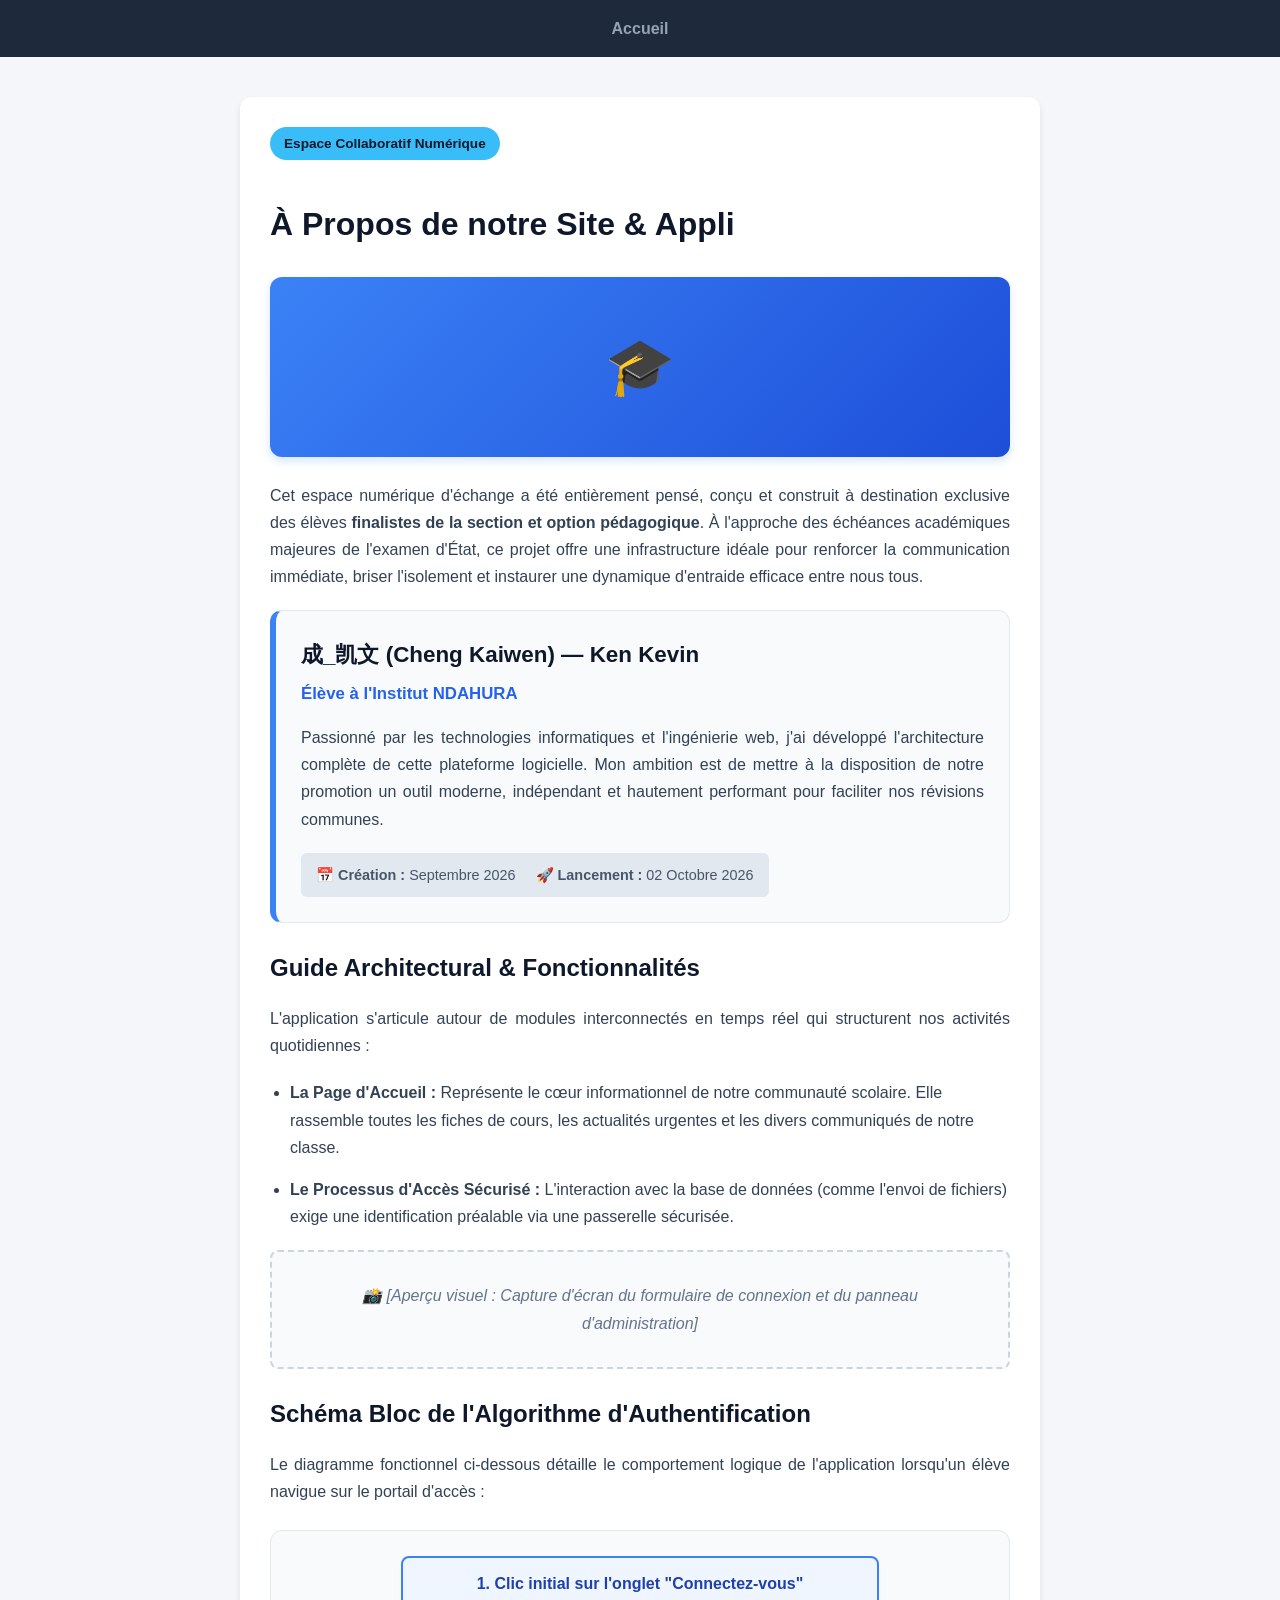
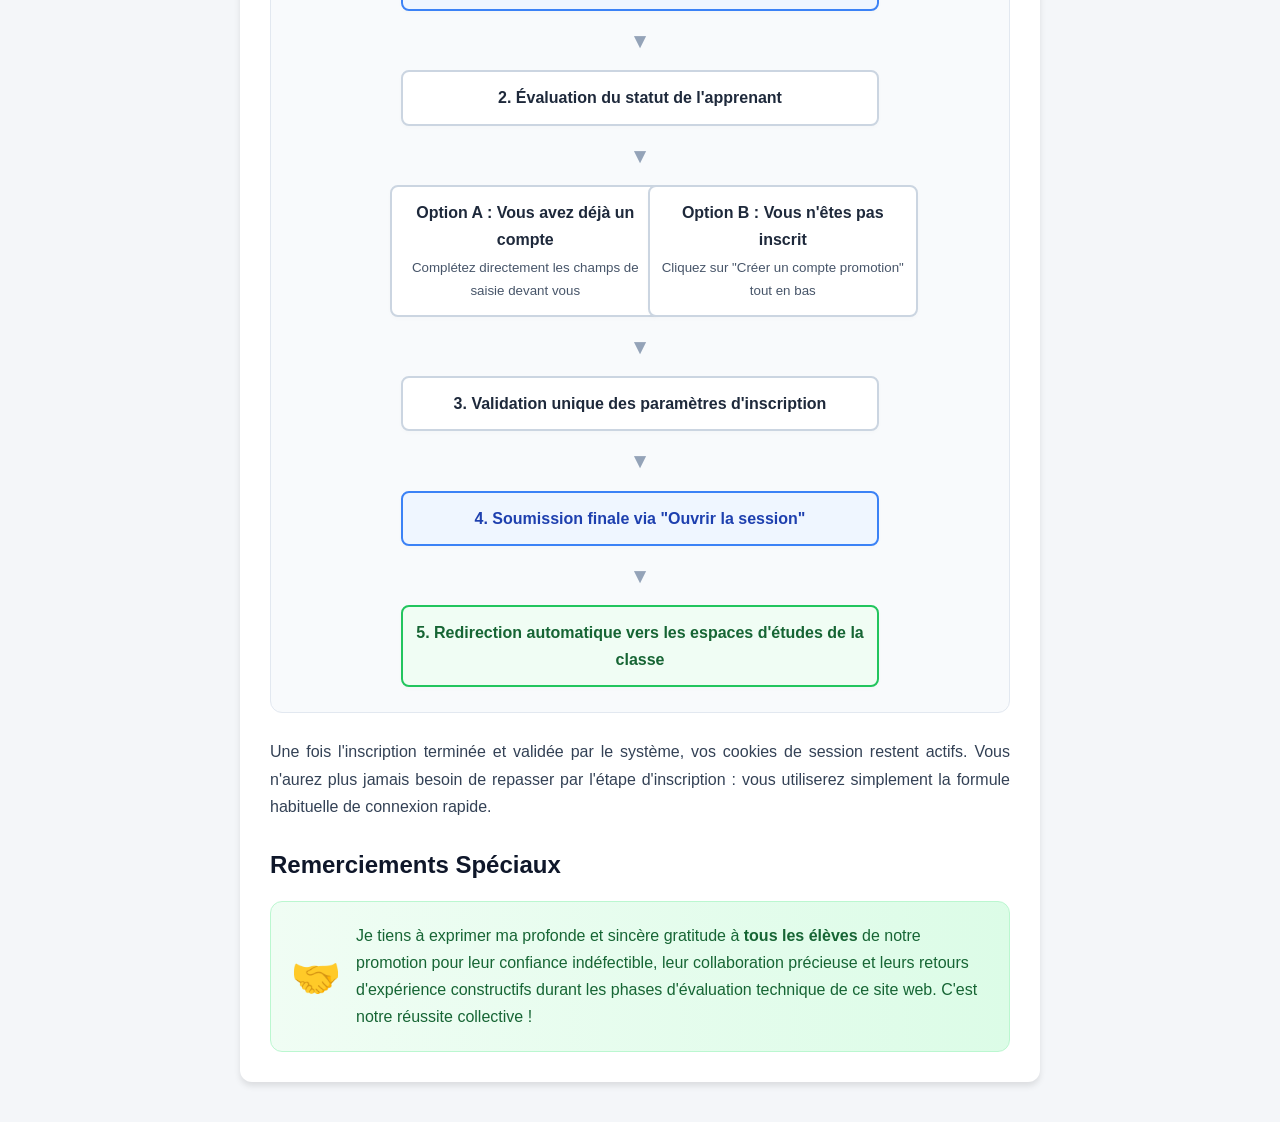
<file: apropos.html>
<!DOCTYPE html>
<html lang="fr">
<head>
    <meta charset="UTF-8">
    <meta name="viewport" content="width=device-width, initial-scale=1.0">
    <title>À Propos - Finalistes Pédagogie</title>
    <link rel="stylesheet" href="apropos.css">
</head>
<body>
    <nav>
        <a href="index.html">Accueil</a>
    </nav>

    <main>
        <span class="badge">Espace Collaboratif Numérique</span>
        <h1>À Propos de notre Site & Appli</h1>
        
        <!-- Bannière illustrative -->
        <div class="image-banner">🎓</div>

        <p>Cet espace numérique d'échange a été entièrement pensé, conçu et construit à destination exclusive des élèves <strong>finalistes de la section et option pédagogique</strong>. À l'approche des échéances académiques majeures de l'examen d'État, ce projet offre une infrastructure idéale pour renforcer la communication immédiate, briser l'isolement et instaurer une dynamique d'entraide efficace entre nous tous.</p>
        
        <div class="creator-card">
            <div class="creator-title">成_凯文 (Cheng Kaiwen) — Ken Kevin</div>
            <div class="institution-text">Élève à l'Institut NDAHURA</div>
            <p>Passionné par les technologies informatiques et l'ingénierie web, j'ai développé l'architecture complète de cette plateforme logicielle. Mon ambition est de mettre à la disposition de notre promotion un outil moderne, indépendant et hautement performant pour faciliter nos révisions communes.</p>
            
            <div class="meta-dates">
                <span>📅 <strong>Création :</strong> Septembre 2026</span>
                <span>🚀 <strong>Lancement :</strong> 02 Octobre 2026</span>
            </div>
        </div>

        <div class="section-block">
            <h2>Guide Architectural & Fonctionnalités</h2>
            <p>L'application s'articule autour de modules interconnectés en temps réel qui structurent nos activités quotidiennes :</p>
            
            <ul class="func-list">
                <li><strong>La Page d'Accueil :</strong> Représente le cœur informationnel de notre communauté scolaire. Elle rassemble toutes les fiches de cours, les actualités urgentes et les divers communiqués de notre classe.</li>
                <li><strong>Le Processus d'Accès Sécurisé :</strong> L'interaction avec la base de données (comme l'envoi de fichiers) exige une identification préalable via une passerelle sécurisée.</li>
            </ul>

            <div class="img-placeholder">
                📸 [Aperçu visuel : Capture d'écran du formulaire de connexion et du panneau d'administration]
            </div>
        </div>

        <div class="section-block">
            <h2>Schéma Bloc de l'Algorithme d'Authentification</h2>
            <p>Le diagramme fonctionnel ci-dessous détaille le comportement logique de l'application lorsqu'un élève navigue sur le portail d'accès :</p>
            
            <div class="diagram-container">
                <div class="diagram-flow">
                    <div class="block blue-node">1. Clic initial sur l'onglet "Connectez-vous"</div>
                    <div class="arrow">▼</div>
                    
                    <div class="block">2. Évaluation du statut de l'apprenant</div>
                    <div class="arrow">▼</div>
                    
                    <div class="condition-split">
                        <div class="block">Option A : Vous avez déjà un compte<br><small>Complétez directement les champs de saisie devant vous</small></div>
                        <div class="block">Option B : Vous n'êtes pas inscrit<br><small>Cliquez sur "Créer un compte promotion" tout en bas</small></div>
                    </div>
                    <div class="arrow">▼</div>
                    
                    <div class="block">3. Validation unique des paramètres d'inscription</div>
                    <div class="arrow">▼</div>
                    
                    <div class="block blue-node">4. Soumission finale via "Ouvrir la session"</div>
                    <div class="arrow">▼</div>
                    
                    <div class="block green-node">5. Redirection automatique vers les espaces d'études de la classe</div>
                </div>
            </div>
            
            <p>Une fois l'inscription terminée et validée par le système, vos cookies de session restent actifs. Vous n'aurez plus jamais besoin de repasser par l'étape d'inscription : vous utiliserez simplement la formule habituelle de connexion rapide.</p>
        </div>

        <div class="section-block">
            <h2>Remerciements Spéciaux</h2>
            <div class="thanks-box">
                <div class="thanks-icon">🤝</div>
                <div class="thanks-text">
                    Je tiens à exprimer ma profonde et sincère gratitude à <strong>tous les élèves</strong> de notre promotion pour leur confiance indéfectible, leur collaboration précieuse et leurs retours d'expérience constructifs durant les phases d'évaluation technique de ce site web. C'est notre réussite collective !
                </div>
            </div>
        </div>
    </main>
</body>
</html>
</file>
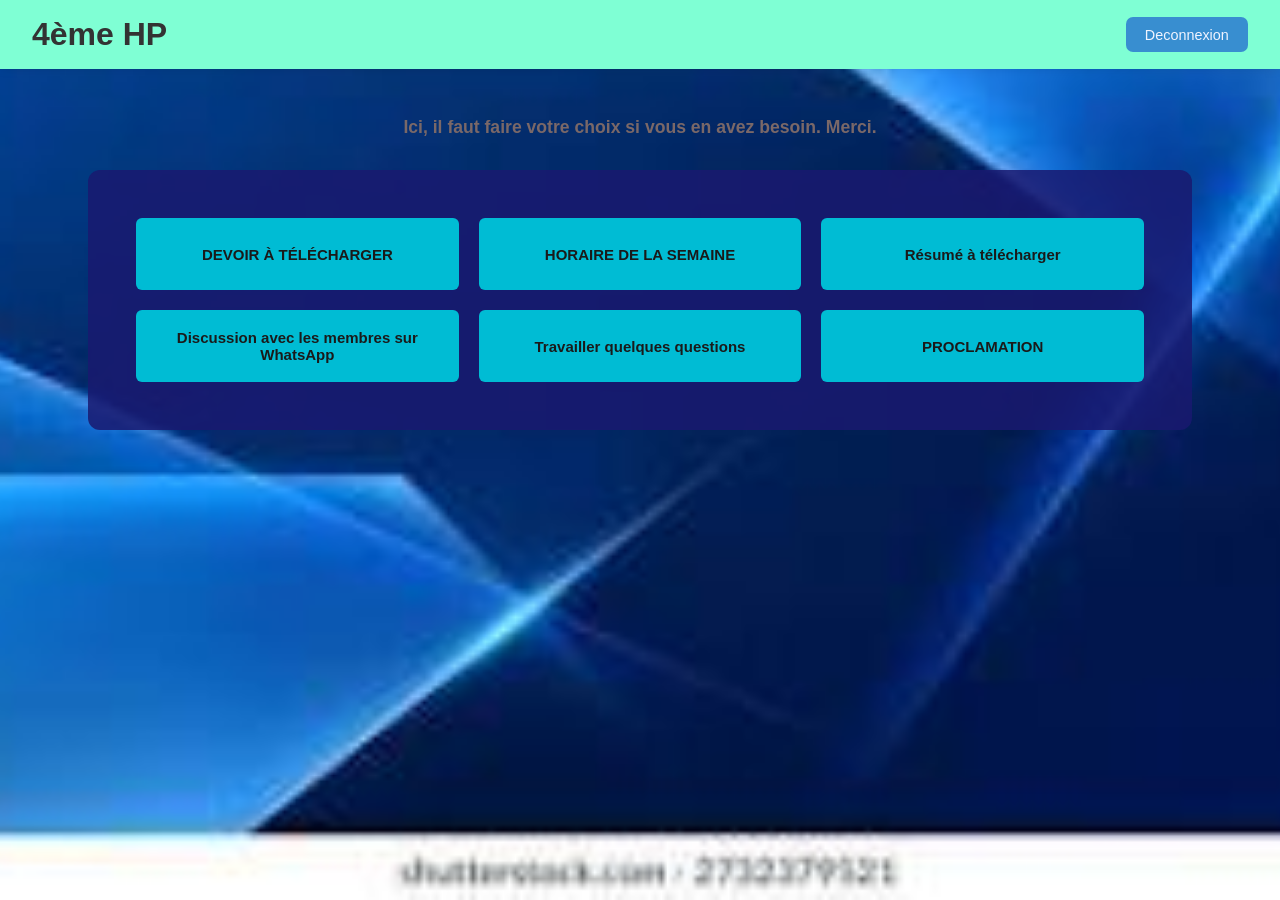
<file: index(0).html>
<!DOCTYPE html>
<html lang="fr">
<head>
    <meta charset="UTF-8">
    <meta name="viewport" content="width=device-width, initial-scale=1.0">
    <title>4ème HP</title>
    <link rel="stylesheet" href="style.css">
</head>
<body>
    <header>
        <h2>4ème HP</h2>
        <nav>
            <!-- Correction : Remplacement du bouton par un lien stylisé (meilleure pratique sémantique) -->
            <a href="index.html" class="btn-mode">Deconnexion</a>
        </nav>
    </header>
    
    <main>
        <!-- Correction : Orthographe de la phrase -->
        <p>Ici, il faut faire votre choix si vous en avez besoin. Merci.</p>
        
        <section id="tbl">
            <!-- Correction : Il est préférable de mettre le bouton à l'intérieur du lien ou d'utiliser uniquement une balise <a> stylisée en CSS -->
            <a href="index(1).html" class="btn dad">DEVOIR À TÉLÉCHARGER</a>
            <a href="horaire.html" class="btn horaire">HORAIRE DE LA SEMAINE</a>
            <!-- Correction : Ajout de l'extension .pdf ou .html manquante (ajustez selon votre fichier) -->
            <a href="index(1).html" class="btn">Résumé à télécharger</a>
            <!-- Correction : Syntaxe de la balise <BUtton> remise en minuscules -->
            <a href="https://chat.whatsapp.com/HwKcmmZFLRJ8Yd4mJvEcKi?s=cl&p=a&mlu=4&ilr=4" class="btn membre" target="_blank" rel="noopener noreferrer">Discussion avec les membres sur WhatsApp</a>
            <!-- Correction : Extension corrigée de .htmt en .html -->
            <a href="item.html" class="btn">Travailler quelques questions</a>
            <!-- Correction : Orthographe du nom de fichier si nécessaire (resultat.html) -->
            <a href="resultats.html" class="btn">PROCLAMATION</a>
        </section>
    </main>
</body>
</html>
</file>
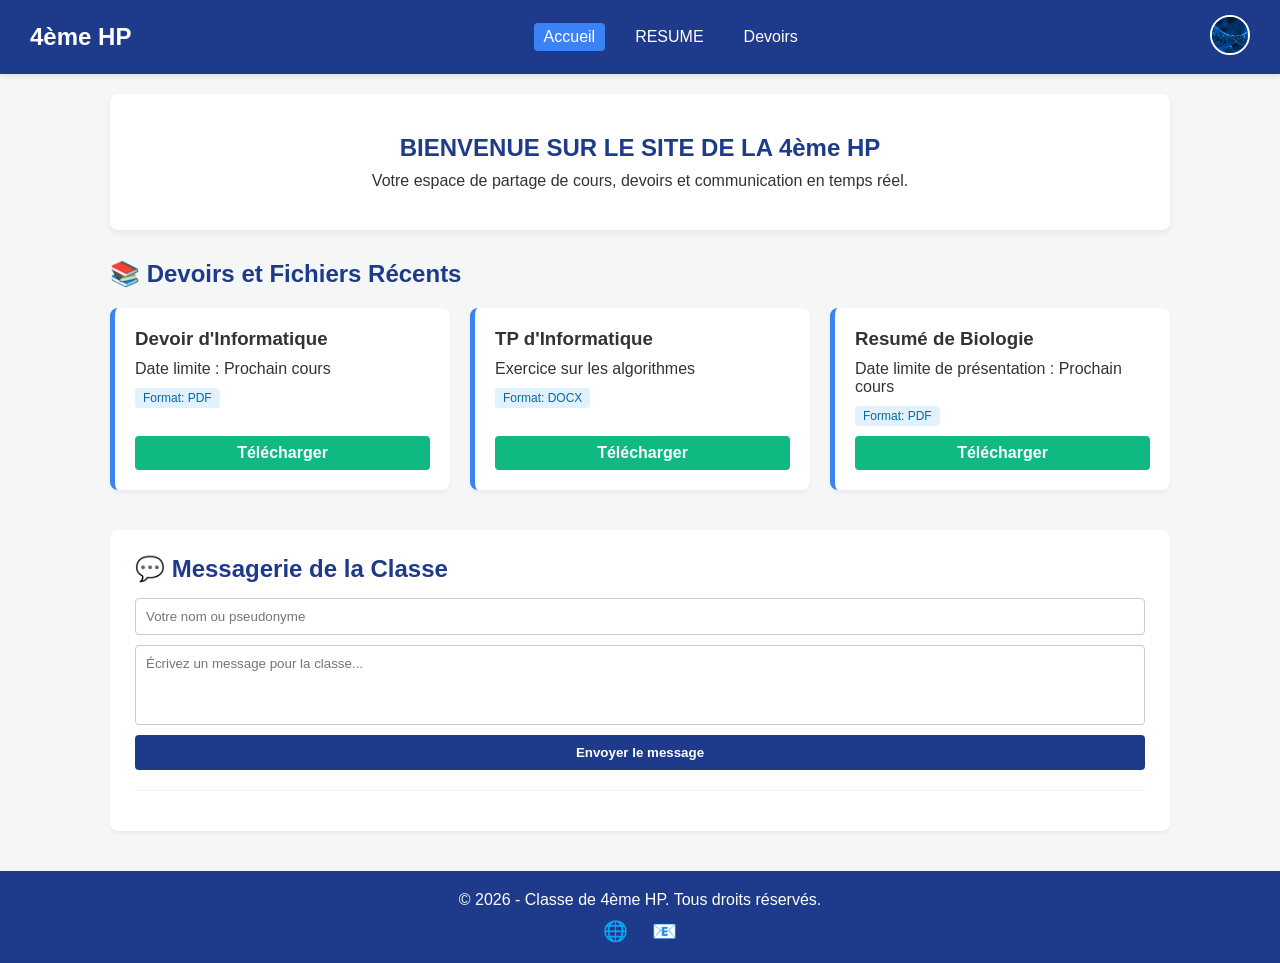
<file: index(1).html>
<!DOCTYPE html>
<html lang="fr">
<head>
    <meta charset="UTF-8">
    <meta name="viewport" content="width=device-width, initial-scale=1.0">
    <title>Site Officiel - 4ème HP</title>
    <link rel="stylesheet" href="style(1).css">
</head>
<body>

    <!-- Barre de navigation -->
    <header class="main-header">
        <div class="logo">4ème HP</div>
        <nav class="nav-menu">
            <a href="index(0).html" class="active">Accueil</a>
            
            <!-- Menu Déroulant / Dropdown -->
            <div class="dropdown">
                <button class="dropbtn">
                    <section id="Resumé">RESUME</section>
                </button>
                <div class="dropdown-content">
                  <a href="#">Biologie</a>
                </div>
            </div>
            
            <a href="#devoirs-section">Devoirs</a>
        </nav>
        
        <!-- Espace Photo de Profil -->
        <div class="profile-area">
            <img src="hp.jpg" alt="Photo de profil" class="profile-pic">
        </div>
    </header>

    <!-- Contenu Principal -->
    <main class="container">
        <section class="welcome-banner">
            <h1>BIENVENUE SUR LE SITE DE LA 4ème HP</h1>
            <p>Votre espace de partage de cours, devoirs et communication en temps réel.</p>
        </section>

        <!-- Espace Téléchargement des Devoirs -->
        <section id="devoirs-section" class="card-section">
            <h2>📚 Devoirs et Fichiers Récents</h2>
            <div class="files-grid">
                
                
                <div class="file-card">
                    <h3>Devoir d'Informatique</h3>
                    <p>Date limite : Prochain cours</p>
                    <span class="file-info">Format: PDF</span>
                    <!-- Lien vers le fichier local dans le dossier devoirs -->
                    <a href="0520-pdf-php-fonctions-formulaire.pdf" download class="btn-download">Télécharger</a>
                </div>

                
                <div class="file-card">
                    <h3>TP d'Informatique</h3>
                    <p>Exercice sur les algorithmes</p>
                    <span class="file-info">Format: DOCX</span>
                    <a href="devoirs/tp-info.docx" download class="btn-download">Télécharger</a>
                </div>

                 <div class="file-card">
                    <h3>Resumé de Biologie</h3>
                    <p>Date limite de présentation : Prochain cours</p>
                    <span class="file-info">Format: PDF</span>
                    <!-- Lien vers le fichier local dans le dossier devoirs -->
                    <a href="PDF/Biologie 6ème HP.pdf" download class="btn-download">Télécharger</a>
                </div>

            </div>
        </section>

        <!-- Formulaire de Message (Simulateur de discussion) -->
        <section class="chat-section">
            <h2>💬 Messagerie de la Classe</h2>
            <form id="chat-form">
                <input type="text" id="username" placeholder="Votre nom ou pseudonyme" required>
                <textarea id="message-text" placeholder="Écrivez un message pour la classe..." required></textarea>
                <button type="submit" class="btn-send">Envoyer le message</button>
            </form>
            <div id="chat-box" class="chat-box">
                <!-- Les messages s'afficheront ici grâce au JavaScript -->
            </div>
        </section>
    </main>

    <!-- Pied de page -->
    <footer class="main-footer">
        <p>&copy; 2026 - Classe de 4ème HP. Tous droits réservés.</p>
        <div class="social-icons">
            <!-- Remplacer les '#' par vos liens locaux ou spécifiques plus tard -->
            <a href="https://google.com" class="icon-link">🌐</a>
            <a href="mailto:wangkaiwen330@gmail.com" class="icon-link">📧</a>
        </div>
    </footer>

    <script src="script(1).js"></script>
</body>
</html>
</file>
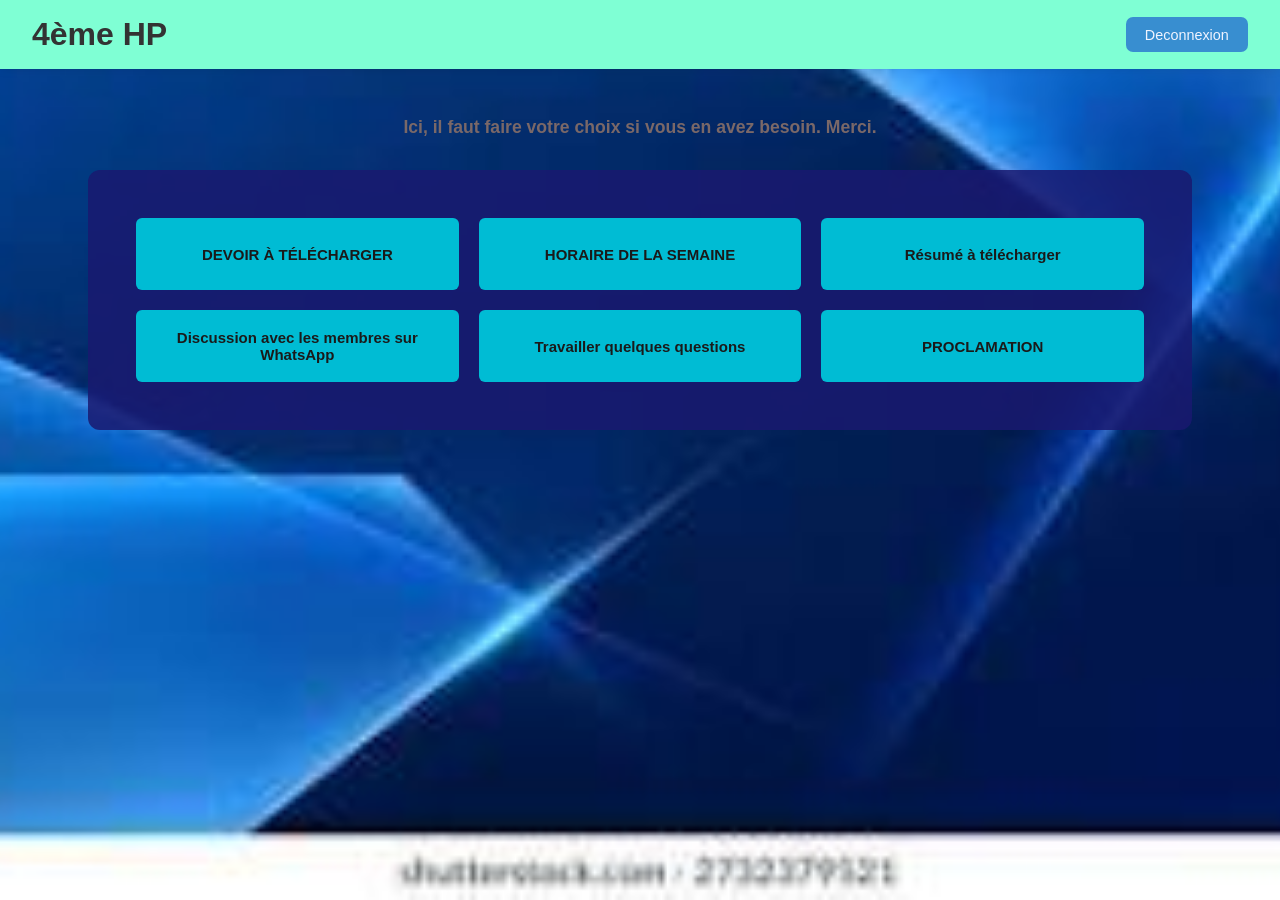
<file: index-0.html>
<!DOCTYPE html>
<html lang="fr">
<head>
    <meta charset="UTF-8">
    <meta name="viewport" content="width=device-width, initial-scale=1.0">
    <title>4ème HP</title>
    <link rel="stylesheet" href="style.css">
</head>
<body>
    <header>
        <h2>4ème HP</h2>
        <nav>
            <!-- Correction : Remplacement du bouton par un lien stylisé (meilleure pratique sémantique) -->
            <a href="index.html" class="btn-mode">Deconnexion</a>
        </nav>
    </header>
    
    <main>
        <!-- Correction : Orthographe de la phrase -->
        <p>Ici, il faut faire votre choix si vous en avez besoin. Merci.</p>
        
        <section id="tbl">
            <!-- Correction : Il est préférable de mettre le bouton à l'intérieur du lien ou d'utiliser uniquement une balise <a> stylisée en CSS -->
            <a href="index-1.html" class="btn dad">DEVOIR À TÉLÉCHARGER</a>
            <a href="horaire.html" class="btn horaire">HORAIRE DE LA SEMAINE</a>
            <!-- Correction : Ajout de l'extension .pdf ou .html manquante (ajustez selon votre fichier) -->
            <a href="index-1.html" class="btn">Résumé à télécharger</a>
            <!-- Correction : Syntaxe de la balise <BUtton> remise en minuscules -->
            <a href="https://chat.whatsapp.com/HwKcmmZFLRJ8Yd4mJvEcKi?s=cl&p=a&mlu=4&ilr=4" class="btn membre" target="_blank" rel="noopener noreferrer">Discussion avec les membres sur WhatsApp</a>
            <!-- Correction : Extension corrigée de .htmt en .html -->
            <a href="item.html" class="btn">Travailler quelques questions</a>
            <!-- Correction : Orthographe du nom de fichier si nécessaire (resultat.html) -->
            <a href="resultats.html" class="btn">PROCLAMATION</a>
        </section>
    </main>
</body>
</html>
</file>
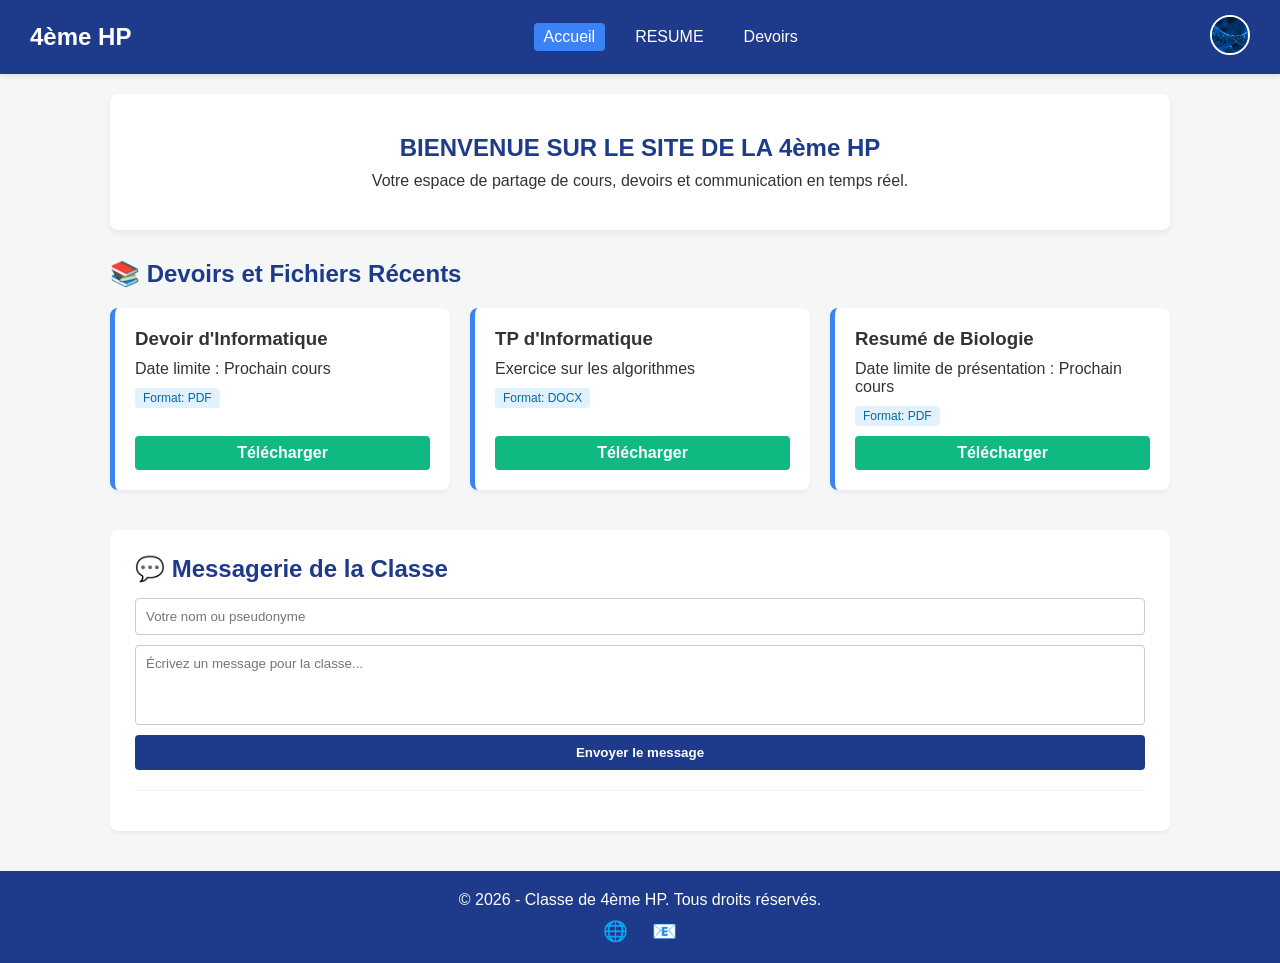
<file: index-1.html>
<!DOCTYPE html>
<html lang="fr">
<head>
    <meta charset="UTF-8">
    <meta name="viewport" content="width=device-width, initial-scale=1.0">
    <title>Site Officiel - 4ème HP</title>
    <link rel="stylesheet" href="style(1).css">
</head>
<body>

    <!-- Barre de navigation -->
    <header class="main-header">
        <div class="logo">4ème HP</div>
        <nav class="nav-menu">
            <a href="index-0.html" class="active">Accueil</a>
            
            <!-- Menu Déroulant / Dropdown -->
            <div class="dropdown">
                <button class="dropbtn">
                    <section id="Resumé">RESUME</section>
                </button>
                <div class="dropdown-content">
                  <a href="#">Biologie</a>
                </div>
            </div>
            
            <a href="#devoirs-section">Devoirs</a>
        </nav>
        
        <!-- Espace Photo de Profil -->
        <div class="profile-area">
            <img src="hp.jpg" alt="Photo de profil" class="profile-pic">
        </div>
    </header>

    <!-- Contenu Principal -->
    <main class="container">
        <section class="welcome-banner">
            <h1>BIENVENUE SUR LE SITE DE LA 4ème HP</h1>
            <p>Votre espace de partage de cours, devoirs et communication en temps réel.</p>
        </section>

        <!-- Espace Téléchargement des Devoirs -->
        <section id="devoirs-section" class="card-section">
            <h2>📚 Devoirs et Fichiers Récents</h2>
            <div class="files-grid">
                
                
                <div class="file-card">
                    <h3>Devoir d'Informatique</h3>
                    <p>Date limite : Prochain cours</p>
                    <span class="file-info">Format: PDF</span>
                    <!-- Lien vers le fichier local dans le dossier devoirs -->
                    <a href="0520-pdf-php-fonctions-formulaire.pdf" download class="btn-download">Télécharger</a>
                </div>

                
                <div class="file-card">
                    <h3>TP d'Informatique</h3>
                    <p>Exercice sur les algorithmes</p>
                    <span class="file-info">Format: DOCX</span>
                    <a href="devoirs/tp-info.docx" download class="btn-download">Télécharger</a>
                </div>

                 <div class="file-card">
                    <h3>Resumé de Biologie</h3>
                    <p>Date limite de présentation : Prochain cours</p>
                    <span class="file-info">Format: PDF</span>
                    <!-- Lien vers le fichier local dans le dossier devoirs -->
                    <a href="PDF/Biologie 6ème HP.pdf" download class="btn-download">Télécharger</a>
                </div>

            </div>
        </section>

        <!-- Formulaire de Message (Simulateur de discussion) -->
        <section class="chat-section">
            <h2>💬 Messagerie de la Classe</h2>
            <form id="chat-form">
                <input type="text" id="username" placeholder="Votre nom ou pseudonyme" required>
                <textarea id="message-text" placeholder="Écrivez un message pour la classe..." required></textarea>
                <button type="submit" class="btn-send">Envoyer le message</button>
            </form>
            <div id="chat-box" class="chat-box">
                <!-- Les messages s'afficheront ici grâce au JavaScript -->
            </div>
        </section>
    </main>

    <!-- Pied de page -->
    <footer class="main-footer">
        <p>&copy; 2026 - Classe de 4ème HP. Tous droits réservés.</p>
        <div class="social-icons">
            <!-- Remplacer les '#' par vos liens locaux ou spécifiques plus tard -->
            <a href="https://google.com" class="icon-link">🌐</a>
            <a href="mailto:wangkaiwen330@gmail.com" class="icon-link">📧</a>
        </div>
    </footer>

    <script src="script-1.js"></script>
</body>
</html>
</file>
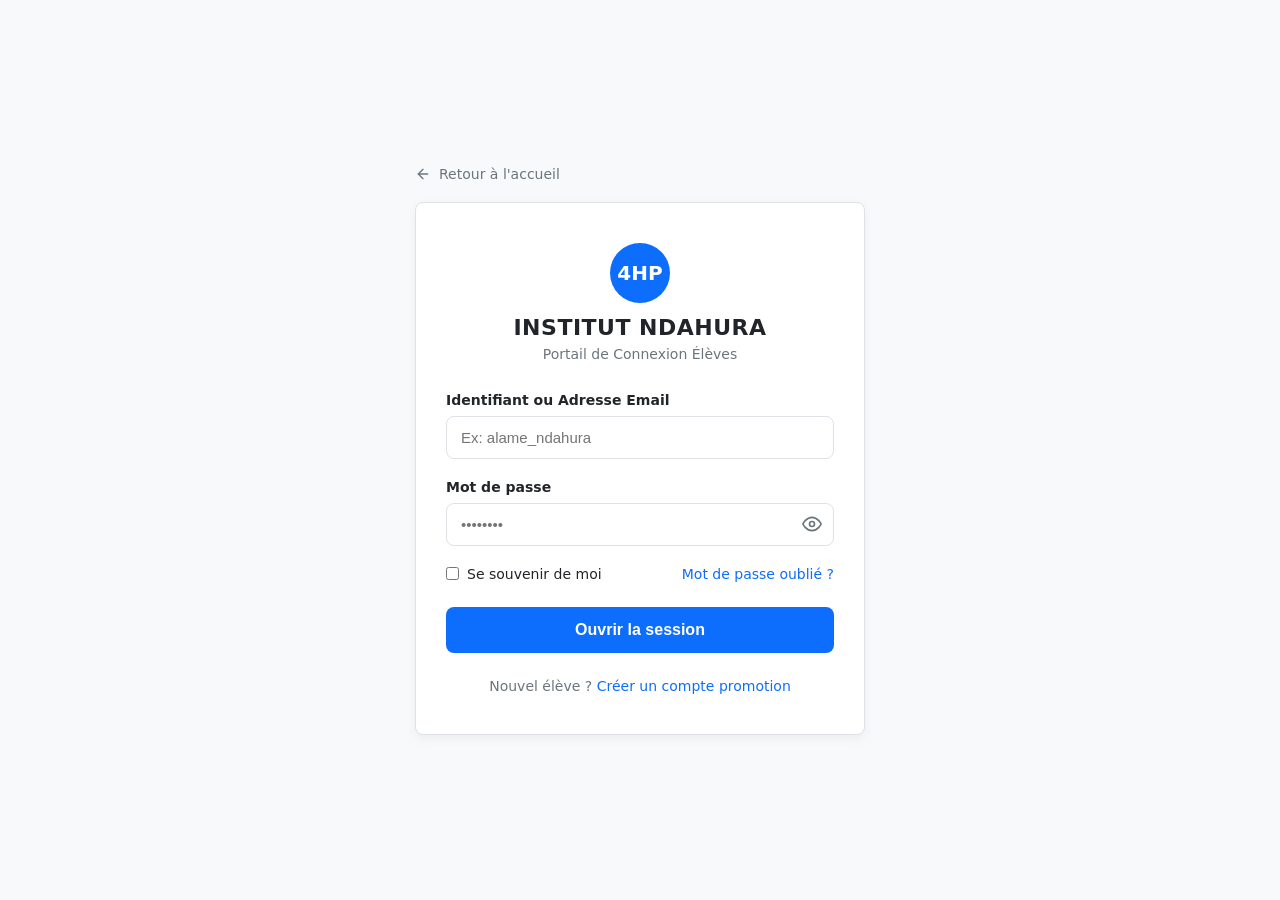
<file: inscription.html>
<!DOCTYPE html>
<html lang="fr">
<head>
    <meta charset="UTF-8">
    <meta name="viewport" content="width=device-width, initial-scale=1.0">
    <title>Authentification - 4ème HP | Institut Ndahura</title>
    <link rel="stylesheet" href="ken.css">
</head>
<body class="body-auth">

    <main class="auth-container">
        <!-- Lien Retour Accueil -->
        <a href="index.html" class="btn-retour" aria-label="Retourner à la page d'accueil">
            <svg xmlns="http://w3.org" width="16" height="16" viewBox="0 0 24 24" fill="none" stroke="currentColor" stroke-width="2" stroke-linecap="round" stroke-linejoin="round"><line x1="19" y1="12" x2="5" y2="12"></line><polyline points="12 19 5 12 12 5"></polyline></svg>
            <span>Retour à l'accueil</span>
        </a>

        <div class="auth-box">
            <!-- Zone Identité Visuelle -->
            <header class="auth-header-brand">
                <div class="logo-placeholder" aria-hidden="true">4HP</div>
                <h1>INSTITUT NDAHURA</h1>
                <p class="subtitle" id="auth-subtitle">Portail de Connexion Élèves</p>
            </header>

            <!-- Bannière d'erreur globale -->
            <div id="global-error" class="error-banner" role="alert" aria-live="assertive" style="display: none;"></div>

            <!-- FORMULAIRE 1 : CONNEXION -->
            <form id="form-login" action="index-0.html" method="POST" autocomplete="on">
                <div class="input-group">
                    <label for="login-identifiant">Identifiant ou Adresse Email</label>
                    <input type="text" id="login-identifiant" name="username" placeholder="Ex: alame_ndahura" required autocomplete="username">
                </div>

                <div class="input-group">
                    <label for="login-password">Mot de passe</label>
                    <div class="password-wrapper">
                        <input type="password" id="login-password" name="password" placeholder="••••••••" required autocomplete="current-password">
                        <button type="button" class="toggle-password" data-target="login-password" aria-label="Afficher le mot de passe">
                            <svg xmlns="http://w3.org" width="20" height="20" viewBox="0 0 24 24" fill="none" stroke="currentColor" stroke-width="2"><path d="M1 12s4-8 11-8 11 8 11 8-4 8-11 8-11-8-11-8z"></path><circle cx="12" cy="12" r="3"></circle></svg>
                        </button>
                    </div>
                </div>

                <div class="options-auth">
                    <label class="checkbox-container">
                        <input type="checkbox" name="remember_me"> Se souvenir de moi
                    </label>
                    <a href="#" class="link-forgot">Mot de passe oublié ?</a>
                </div>

                <button type="submit" class="btn-auth">Ouvrir la session</button>
                
                <footer class="auth-footer">
                    <p>Nouvel élève ? <a href="#" id="link-to-register">Créer un compte promotion</a></p>
                </footer>
            </form>

            <!-- FORMULAIRE 2 : INSCRIPTION -->
            <form id="form-register" action="index-0.html" method="POST" style="display: none;" autocomplete="off">
                <div class="input-group">
                    <label for="reg-username">Nom complet (Nom & Prénom)</label>
                    <input type="text" id="reg-username" name="fullname" placeholder="Ex: Alame NDAHURA" required minlength="3">
                </div>

                <div class="input-group">
                    <label for="reg-email">Adresse Email académique</label>
                    <input type="email" id="reg-email" name="email" placeholder="Ex: eleve@ndahura.com" required>
                </div>

                <div class="input-group">
                    <label for="reg-password">Créer un mot de passe sécurisé</label>
                    <div class="password-wrapper">
                        <input type="password" id="reg-password" name="password" placeholder="6 caractères minimum" required minlength="6">
                        <button type="button" class="toggle-password" data-target="reg-password" aria-label="Afficher le mot de passe">
                            <svg xmlns="http://w3.org" width="20" height="20" viewBox="0 0 24 24" fill="none" stroke="currentColor" stroke-width="2"><path d="M1 12s4-8 11-8 11 8 11 8-4 8-11 8-11-8-11-8z"></path><circle cx="12" cy="12" r="3"></circle></svg>
                        </button>
                    </div>
                    <div class="strength-container" aria-live="polite">
                        <div id="strength-bar" class="strength-bar"></div>
                    </div>
                    <span id="strength-text" class="strength-text"></span>
                </div>

                <div class="input-group">
                    <label for="reg-confirm">Confirmer le mot de passe</label>
                    <div class="password-wrapper">
                        <input type="password" id="reg-confirm" name="confirm_password" placeholder="••••••••" required>
                        <button type="button" class="toggle-password" data-target="reg-confirm" aria-label="Afficher le mot de passe">
                            <svg xmlns="http://w3.org" width="20" height="20" viewBox="0 0 24 24" fill="none" stroke="currentColor" stroke-width="2"><path d="M1 12s4-8 11-8 11 8 11 8-4 8-11 8-11-8-11-8z"></path><circle cx="12" cy="12" r="3"></circle></svg>
                        </button>
                    </div>
                </div>

                <button type="submit" class="btn-auth">Soumettre l'inscription</button>
                
                <footer class="auth-footer">
                    <p>Déjà enregistré ? <a href="#" id="link-to-login">Se connecter</a></p>
                </footer>
            </form>
        </div>
    </main>

    <script src="script.js"></script>
</body>
</html>
</file>
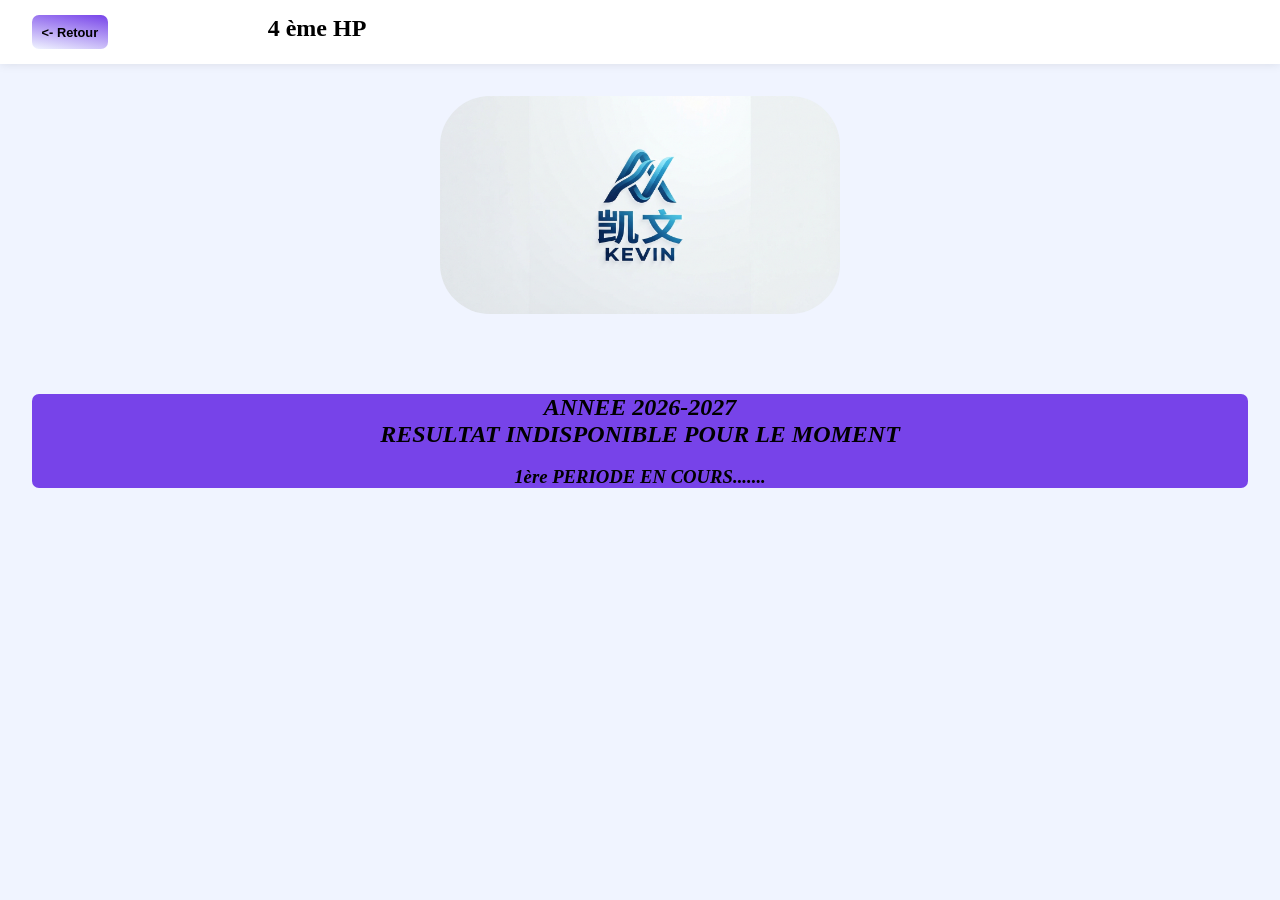
<file: resultats.html>
<!DOCTYPE html>
<html lang="en">
<head>
    <meta charset="UTF-8">
    <meta name="viewport" content="width=device-width, initial-scale=1.0">
    <title>PROCLAMATION</title>
</head>
<style>
    *{
        margin: 0;
        padding: 0;
        box-sizing: border-box;
    }
    html{
        --var-bg-color:#7743e9;
        --var-secondary-color:#6e51cf;
        --var-fond-color:#333;
        --var-bg-dark:#d3c9f3;
        --var-bg-light:#f0f4ff;
    }
    body{
        font-family: Cambria, Cochin, Georgia, Times, 'Times New Roman', sans-serif;
        background-color: var(--var-bg-light);
    }
    header{
        height: 4rem;
        background-color: #fff;
        padding: 0 2rem;  
        text-align: center;   
        display: flex;
        justify-content: space-between;
        align-items: center;        
        box-shadow: 0 0 10px rgba(0,0,0,0.1);
        position: sticky;
        top: 0;
    }
    header nav {
        display: flex;
        gap: 10rem;
        
    }
    header nav a button{
        border: none;
        background:linear-gradient(190deg, var(--var-bg-color) , var(--var-bg-light )) ;
        padding: 0.6rem;
        border-radius: 7px;
        font-size: 0.8rem;
        font-weight: 900;
        cursor: pointer;
    }
   header nav a button:hover{
        background-color: white;
        color: aqua;
    }
    main{
        padding: 2rem;
    }
    #logo{
        display: flex;
        justify-content: center;
        align-items: center;
        margin-bottom: 2rem;
        position: relative;
        
    }
    #logo img{
        border-radius: 50px;
        z-index: 100;
    }
    #text{
        text-align: center;
        margin-top: 5rem;
        background-color: var(--var-bg-color);
        border-radius: 7px;
    }
    

</style>
<body>
   <header>
    <nav>
       
        <a href="index(0).html"><button><- Retour</button></a> 
        <h2>4 ème HP</h2>
    </nav>
   </header>
   <main>
    <section id="logo">
        <img src="logo ken.jpg" alt="logo indisponible" width="400px"/>
       
    </section>
    <section id="text">
       <i>   <H1>ANNEE 2026-2027</H1>
        <h2>RESULTAT INDISPONIBLE POUR LE MOMENT</h2>
        <br>
        <H3>1ère PERIODE EN COURS....... </h3></i>
    </section>
   </main> 
</body>
</html>
</file>
<file: apropos.css>
/* --- Styles Généraux --- */
body {
    background-color: #f4f6f9;
    color: #334155;
    font-family: 'Segoe UI', Tahoma, Geneva, Verdana, sans-serif;
    line-height: 1.7;
    margin: 0;
    padding: 0;
}

/* --- Barre de Navigation --- */
nav {
    background-color: #1e293b;
    padding: 15px;
    text-align: center;
    position: sticky;
    top: 0;
}
nav a {
    color: #94a3b8;
    text-decoration: none;
    font-weight: bold;
    margin: 0 15px;
}
nav a:hover, nav a.active {
    color: #38bdf8;
}

/* --- Conteneur Principal --- */
main {
    max-width: 800px;
    margin: 40px auto;
    background: #ffffff;
    padding: 30px;
    border-radius: 12px;
    box-shadow: 0 4px 6px rgba(0, 0, 0, 0.1);
    box-sizing: border-box;
}

h1, h2, h3 {
    color: #0f172a;
    margin-top: 25px;
    margin-bottom: 15px;
}

p {
    margin-bottom: 20px;
    text-align: justify;
}

.badge {
    background-color: #38bdf8;
    color: #0f172a;
    padding: 5px 14px;
    border-radius: 20px;
    font-size: 0.85rem;
    font-weight: bold;
    display: inline-block;
    margin-bottom: 12px;
}

/* --- Profil du Concepteur --- */
.creator-card {
    background: #f8fafc;
    border: 1px solid #e2e8f0;
    border-radius: 12px;
    padding: 25px;
    margin-top: 20px;
    border-left: 6px solid #3b82f6;
}
.creator-title {
    font-size: 1.4rem;
    font-weight: bold;
    color: #0f172a;
    margin: 0 0 5px 0;
}
.institution-text {
    color: #2563eb;
    font-weight: 600;
    font-size: 1.05rem;
    margin-bottom: 15px;
}
.meta-dates {
    display: flex;
    gap: 20px;
    font-size: 0.9rem;
    color: #475569;
    background: #e2e8f0;
    padding: 10px 15px;
    border-radius: 6px;
    width: fit-content;
    margin-top: 15px;
}

/* --- Éléments Visuels --- */
.image-banner {
    width: 100%;
    height: 180px;
    background: linear-gradient(135deg, #3b82f6, #1d4ed8);
    border-radius: 12px;
    margin: 25px 0;
    display: flex;
    align-items: center;
    justify-content: center;
    color: white;
    font-size: 3.5rem;
    box-shadow: 0 4px 10px rgba(59, 130, 246, 0.2);
}
.img-placeholder {
    background: #f8fafc;
    border: 2px dashed #cbd5e1;
    border-radius: 8px;
    padding: 30px;
    text-align: center;
    color: #64748b;
    font-style: italic;
    margin: 20px 0;
}

.func-list {
    padding-left: 20px;
}
.func-list li {
    margin-bottom: 15px;
}
.highlight {
    color: #2563eb;
    font-weight: 600;
}

/* --- Architecture du Schéma Bloc --- */
.diagram-container {
    background: #f8fafc;
    border: 1px solid #e2e8f0;
    border-radius: 12px;
    padding: 25px;
    margin: 25px 0;
}
.diagram-flow {
    display: flex;
    flex-direction: column;
    gap: 12px;
    align-items: center;
}
.block {
    background: #ffffff;
    border: 2px solid #cbd5e1;
    border-radius: 8px;
    padding: 12px;
    width: 90%;
    max-width: 450px;
    text-align: center;
    font-weight: bold;
    color: #1e293b;
    box-shadow: 0 2px 4px rgba(0,0,0,0.02);
}
.block small {
    font-weight: normal;
    color: #475569;
    display: block;
    margin-top: 4px;
}
.block.blue-node {
    background: #eff6ff;
    border-color: #3b82f6;
    color: #1e40af;
}
.block.green-node {
    background: #f0fdf4;
    border-color: #22c55e;
    color: #166534;
}
.arrow {
    font-size: 1.3rem;
    color: #94a3b8;
}
.condition-split {
    display: grid;
    grid-template-columns: 1fr 1fr;
    gap: 15px;
    width: 100%;
    max-width: 500px;
    box-sizing: border-box;
}
.condition-split .block {
    width: 100%;
}

/* --- Section Remerciements --- */
.thanks-box {
    background: linear-gradient(to right, #f0fdf4, #dcfce7);
    border: 1px solid #bbf7d0;
    padding: 20px;
    border-radius: 12px;
    color: #166534;
    display: flex;
    align-items: center;
    gap: 15px;
}
.thanks-icon {
    font-size: 2.5rem;
}
.thanks-text {
    margin: 0;
}

/* --- Styles pour la page devoirs.html (Cartes de téléchargement) --- */
#liste-devoirs li {
    background: #f8fafc;
    border: 1px solid #e2e8f0;
    border-radius: 8px;
    margin-bottom: 12px;
    padding: 15px;
    display: flex;
    justify-content: space-between;
    align-items: center;
    box-shadow: 0 1px 2px rgba(0,0,0,0.02);
}
#liste-devoirs a {
    background: #3b82f6;
    color: white;
    padding: 8px 14px;
    border-radius: 6px;
    text-decoration: none;
    transition: background 0.2s;
}
#liste-devoirs a:hover {
    background: #2563eb;
}

/* --- Media Query Mobile --- */
@media screen and (max-width: 600px) {
    main {
        margin: 15px;
        padding: 15px;
    }
    nav a {
        margin: 0 7px;
        font-size: 0.9rem;
    }
    .condition-split {
        grid-template-columns: 1fr;
    }
    .meta-dates {
        flex-direction: column;
        gap: 5px;
        width: 100%;
    }
    .thanks-box {
        flex-direction: column;
        text-align: center;
    }
}
</file>
<file: style.css>
*{
    margin: 0;
    padding: 0;
    box-sizing: border-box;
}

html{
    /* Variables CSS */
    --var-text-color: #fff;
    --var-black-color: #333;
    --var-secondary-black-color: rgba(0, 0, 0, 0.3);
    --var-color-text: rgba(128, 128, 128, 0.4);
    --var-hover-color: rgba(0, 255, 255, 0.582);
    --var-bg-color: #7743e9;
    --var-secondary-color: #6e51cf;
    --var-bg-light: #f0f4ff;
    --var-bg-dark: #d3c9f3;
}

body {
    background-image: url("images (5).jpg");
    color: var(--var-text-color);
    font-family: sans-serif;
    background-repeat: no-repeat;
    background-size: cover;
    background-attachment: fixed;
    background-position: center; /* Centre l'image de fond sur tous les écrans */
}

header{
    background-color: aquamarine;
    min-height: 4rem; /* Changement de height à min-height pour éviter les chevauchements */
    padding: 1rem 2rem; /* padding ajusté pour le mobile */
    display: flex;
    justify-content: space-between;
    align-items: center; 
    box-shadow: 0 0 10px rgba(0, 0, 0, 0.1);
    z-index: 1000;
    position: sticky;
    top: 0;
    flex-wrap: wrap; /* Permet au logo et au bouton de s'empiler si l'écran est minuscule */
    gap: 10px;
}

header h2{
    font-size: 1.5rem; /* Taille réduite pour mieux passer sur mobile */
    color: var(--var-black-color);
}

header nav .btn-mode {
    text-decoration: none;
    background: rgba(0, 55, 205, 0.562);
    padding: 0.6rem 1.2rem;
    border-radius: 7px;
    color: var(--var-bg-light);
    transition: 0.4s;
    display: inline-block;
    font-size: 0.9rem;
}

header nav .btn-mode:hover {
    background-color: var(--var-bg-dark);
    color: var(--var-black-color);
} 

main{
    padding: 1.5rem;
    max-width: 1200px; /* Empêche le contenu de devenir trop large sur grand écran */
    margin: 0 auto; /* Centre la zone de contenu principal */
}

p{
    color: rgb(122, 104, 104);
    text-align: center;
    font-weight: 700;
    font-size: 1.1rem;    
}

#tbl{
    width: 100%;
    margin-top: 2rem;
    padding: 2.5rem;
    background-color: rgba(25, 25, 112, 0.85); /* Légèrement plus opaque pour la lisibilité */
    border-radius: 12px; 
    
    /* CHANGER FLEX EN GRID POUR LE RESPONSIVE */
    display: grid;
    /* Crée automatiquement des colonnes de 280px minimum dès qu'il y a de la place */
    grid-template-columns: repeat(auto-fit, minmax(280px, 1fr)); 
    gap: 15px; /* Espace uniforme entre les boutons horizontalement et verticalement */
}

/* Style des boutons de la section #tbl */
#tbl .btn {
    display: flex;
    align-items: center;
    justify-content: center;
    min-height: 4.5rem; /* Utilisation de min-height fixe au lieu de 10vh pour éviter les distorsions sur mobile */
    border: none;
    border-radius: 6px;
    width: 100%;
    padding: 15px;
    background-color: #00bcd4;
    color: #1a1a1a;
    font-size: 15px;
    font-weight: bold;
    text-decoration: none;
    cursor: pointer;
    transition: background-color 0.3s ease, transform 0.1s ease;
    text-align: center;
}

#tbl .btn:hover {
    background-color: #00e5ff;
    color: #1a1a1a;
}

#tbl .btn:active {
    transform: scale(0.97);
}

/* --- AJOUT DES MEDIA QUERIES POUR AJUSTEMENTS FINAUX --- */

/* Pour les écrans d'ordinateurs et tablettes en paysage (Plus grand que 768px) */
@media (min-width: 768px) {
    header h2 {
        font-size: 2rem; /* Le titre redevient grand sur PC */
    }
    main {
        padding: 3rem;
    }
    #tbl {
        padding: 3rem;
        gap: 20px;
    }
}
</file>
<file: style(1).css>
/* Styles Généraux */
* {
    margin: 0;
    padding: 0;
    box-sizing: border-box;
    font-family: 'Segoe UI', Tahoma, Geneva, Verdana, sans-serif;
}

body {
    background-color: #f4f7f6;
    color: #333;
}

.container {
    max-width: 1100px;
    margin: 20px auto;
    padding: 0 20px;
}

/* En-tête / Header */
.main-header {
    background-color: #1e3a8a;
    color: #fff;
    display: flex;
    justify-content: space-between;
    align-items: center;
    padding: 15px 30px;
    box-shadow: 0 2px 5px rgba(0,0,0,0.1);
    /* */
    z-index: 1000;
    top: 0;
}

.logo {
    font-size: 24px;
    font-weight: bold;
}

.nav-menu {
    display: flex;
    align-items: center;
    gap: 20px;
}

.nav-menu a {
    color: #fff;
    text-decoration: none;
    font-weight: 500;
    padding: 5px 10px;
    transition: 0.3s;
}

.nav-menu a:hover, .nav-menu a.active {
    background-color: #3b82f6;
    border-radius: 4px;
}

/* Menu Déroulant (Dropdown) */
.dropdown {
    position: relative;
    display: inline-block;
}

.dropbtn {
    background-color: transparent;
    color: white;
    padding: 5px 10px;
    font-size: 16px;
    border: none;
    cursor: pointer;
    font-weight: 500;
}

.dropdown-content {
    display: none;
    position: absolute;
    background-color: #ffffff;
    min-width: 160px;
    box-shadow: 0px 8px 16px rgba(0,0,0,0.2);
    z-index: 1;
    border-radius: 4px;
    margin-top: 5px;
}

.dropdown-content a {
    color: #333;
    padding: 12px 16px;
    text-decoration: none;
    display: block;
}

.dropdown-content a:hover {
    background-color: #f1f1f1;
    color: #1e3a8a;
}

.dropdown:hover .dropdown-content {
    display: block;
}

/* Photo de profil */
.profile-pic {
    width: 40px;
    height: 40px;
    border-radius: 50%;
    object-fit: cover;
    border: 2px solid #fff;
}

/* Bannière d'accueil */
.welcome-banner {
    background-color: #ffffff;
    padding: 40px;
    border-radius: 8px;
    text-align: center;
    margin-bottom: 30px;
    box-shadow: 0 4px 6px rgba(0,0,0,0.05);
}

.welcome-banner h1 {
    color: #1e3a8a;
    margin-bottom: 10px;
}

/* Zone de téléchargement (Cartes) */
.card-section {
    margin-bottom: 40px;
}

.card-section h2 {
    margin-bottom: 20px;
    color: #1e3a8a;
}

.files-grid {
    display: grid;
    grid-template-columns: repeat(auto-fill, minmax(280px, 1fr));
    gap: 20px;
}

.file-card {
    background-color: #fff;
    padding: 20px;
    border-radius: 8px;
    box-shadow: 0 2px 4px rgba(0,0,0,0.05);
    border-left: 5px solid #3b82f6;
    display: flex;
    flex-direction: column;
    gap: 10px;
}

.file-info {
    font-size: 12px;
    background-color: #e0f2fe;
    color: #0369a1;
    padding: 3px 8px;
    border-radius: 4px;
    width: fit-content;
}

.btn-download {
    display: inline-block;
    background-color: #10b981;
    color: white;
    text-align: center;
    padding: 8px 15px;
    text-decoration: none;
    border-radius: 4px;
    font-weight: bold;
    margin-top: auto;
    transition: 0.3s;
}

.btn-download:hover {
    background-color: #059669;
}

/* Espace Messagerie */
.chat-section {
    background-color: #fff;
    padding: 25px;
    border-radius: 8px;
    box-shadow: 0 2px 4px rgba(0,0,0,0.05);
}

.chat-section h2 {
    color: #1e3a8a;
    margin-bottom: 15px;
}

#chat-form {
    display: flex;
    flex-direction: column;
    gap: 10px;
    margin-bottom: 20px;
}

#chat-form input, #chat-form textarea {
    padding: 10px;
    border: 1px solid #ccc;
    border-radius: 4px;
    width: 100%;
}

#chat-form textarea {
    height: 80px;
    resize: none;
}

.btn-send {
    background-color: #1e3a8a;
    color: white;
    border: none;
    padding: 10px;
    font-weight: bold;
    border-radius: 4px;
    cursor: pointer;
    transition: 0.3s;
}

.btn-send:hover {
    background-color: #3b82f6;
}

.chat-box {
    max-height: 200px;
    overflow-y: auto;
    border-top: 1px solid #eee;
    padding-top: 15px;
}

.chat-message {
    background-color: #f3f4f6;
    padding: 10px;
    border-radius: 6px;
    margin-bottom: 10px;
}

/* Pied de page / Footer */
.main-footer {
    background-color: #1e3a8a;
    color: #fff;
    text-align: center;
    padding: 20px;
    margin-top: 40px;
}

.social-icons {
    margin-top: 10px;
}

.icon-link {
    color: white;
    text-decoration: none;
    font-size: 20px;
    margin: 0 10px;
}
</file>
<file: ken.css>
:root {
    --primary-color: #0d6efd;
    --primary-hover: #0b5ed7;
    --bg-body: #f8f9fa;
    --bg-card: #ffffff;
    --text-main: #212529;
    --text-muted: #6c757d;
    --border-color: #dee2e6;
    --error-color: #dc3545;
    --error-bg: #f8d7da;
    --success-color: #198754;
    --warning-color: #ffc107;
    --radius: 8px;
    --transition: all 0.2s ease-in-out;
}

* {
    box-sizing: border-box;
    margin: 0;
    padding: 0;
}

body.body-auth {
    font-family: system-ui, -apple-system, "Segoe UI", Roboto, Helvetica, Arial, sans-serif;
    background-color: var(--bg-body);
    color: var(--text-main);
    min-height: 100vh;
    display: flex;
    align-items: center;
    justify-content: center;
    padding: 20px;
}

.auth-container {
    width: 100%;
    max-width: 450px;
}

/* Bouton Retour */
.btn-retour {
    display: inline-flex;
    align-items: center;
    gap: 8px;
    color: var(--text-muted);
    text-decoration: none;
    font-size: 14px;
    margin-bottom: 20px;
    transition: var(--transition);
}
.btn-retour:hover {
    color: var(--primary-color);
}

/* Boîte principale */
.auth-box {
    background: var(--bg-card);
    padding: 40px 30px;
    border-radius: var(--radius);
    box-shadow: 0 4px 12px rgba(0, 0, 0, 0.05);
    border: 1px solid var(--border-color);
}

/* En-tête */
.auth-header-brand {
    text-align: center;
    margin-bottom: 30px;
}
.logo-placeholder {
    background: var(--primary-color);
    color: white;
    width: 60px;
    height: 60px;
    display: inline-flex;
    align-items: center;
    justify-content: center;
    font-weight: bold;
    font-size: 20px;
    border-radius: 50%;
    margin-bottom: 12px;
}
.auth-header-brand h1 {
    font-size: 22px;
    font-weight: 700;
    letter-spacing: 0.5px;
    margin-bottom: 6px;
}
.subtitle {
    color: var(--text-muted);
    font-size: 14px;
}

/* Bannière d'erreur */
.error-banner {
    background-color: var(--error-bg);
    color: var(--error-color);
    padding: 12px;
    border-radius: var(--radius);
    font-size: 14px;
    margin-bottom: 20px;
    border: 1px solid rgba(220, 53, 69, 0.2);
    text-align: center;
}

/* Formulaires & Groupes */
.input-group {
    margin-bottom: 20px;
    position: relative;
}
.input-group label {
    display: block;
    font-size: 14px;
    font-weight: 600;
    margin-bottom: 8px;
}

/* Conteneur pour aligner l'input et l'icône oeil */
.password-wrapper {
    position: relative;
    display: flex;
    align-items: center;
    width: 100%;
}
.password-wrapper input {
    padding-right: 45px;
}

input[type="text"],
input[type="email"],
input[type="password"] {
    width: 100%;
    padding: 12px 14px;
    border: 1px solid var(--border-color);
    border-radius: var(--radius);
    font-size: 15px;
    outline: none;
    transition: var(--transition);
}
input:focus {
    border-color: var(--primary-color);
    box-shadow: 0 0 0 3px rgba(13, 110, 253, 0.15);
}

/* Bouton Masquer/Afficher le mot de passe */
.toggle-password {
    position: absolute;
    right: 12px;
    background: none;
    border: none;
    cursor: pointer;
    color: var(--text-muted);
    padding: 0;
    display: flex;
    align-items: center;
    justify-content: center;
    transition: color 0.2s;
}
.toggle-password:hover, 
.toggle-password.visible {
    color: var(--primary-color);
}

/* Options (Se souvenir de moi / Oublié) */
.options-auth {
    display: flex;
    justify-content: space-between;
    align-items: center;
    margin-bottom: 25px;
    font-size: 14px;
}
.checkbox-container {
    display: flex;
    align-items: center;
    gap: 8px;
    cursor: pointer;
}
.link-forgot, .auth-footer a {
    color: var(--primary-color);
    text-decoration: none;
    font-weight: 500;
}
.link-forgot:hover, .auth-footer a:hover {
    text-decoration: underline;
}

/* Bouton Principal */
.btn-auth {
    width: 100%;
    padding: 14px;
    background-color: var(--primary-color);
    color: white;
    border: none;
    border-radius: var(--radius);
    font-size: 16px;
    font-weight: 600;
    cursor: pointer;
    transition: var(--transition);
}
.btn-auth:hover {
    background-color: var(--primary-hover);
}

/* Pied de formulaire */
.auth-footer {
    text-align: center;
    margin-top: 25px;
    font-size: 14px;
    color: var(--text-muted);
}

/* Indicateur de force du mot de passe */
.strength-container {
    background: #e9ecef;
    height: 5px;
    border-radius: 3px;
    margin-top: 8px;
    overflow: hidden;
    width: 100%;
}
.strength-bar {
    height: 100%;
    width: 0;
    transition: width 0.3s ease-in-out;
}
.strength-bar.faible { background-color: var(--error-color); }
.strength-bar.moyen { background-color: var(--warning-color); }
.strength-bar.fort { background-color: var(--success-color); }

.strength-text {
    display: block;
    font-size: 12px;
    margin-top: 4px;
    font-weight: 500;
}
</file>
